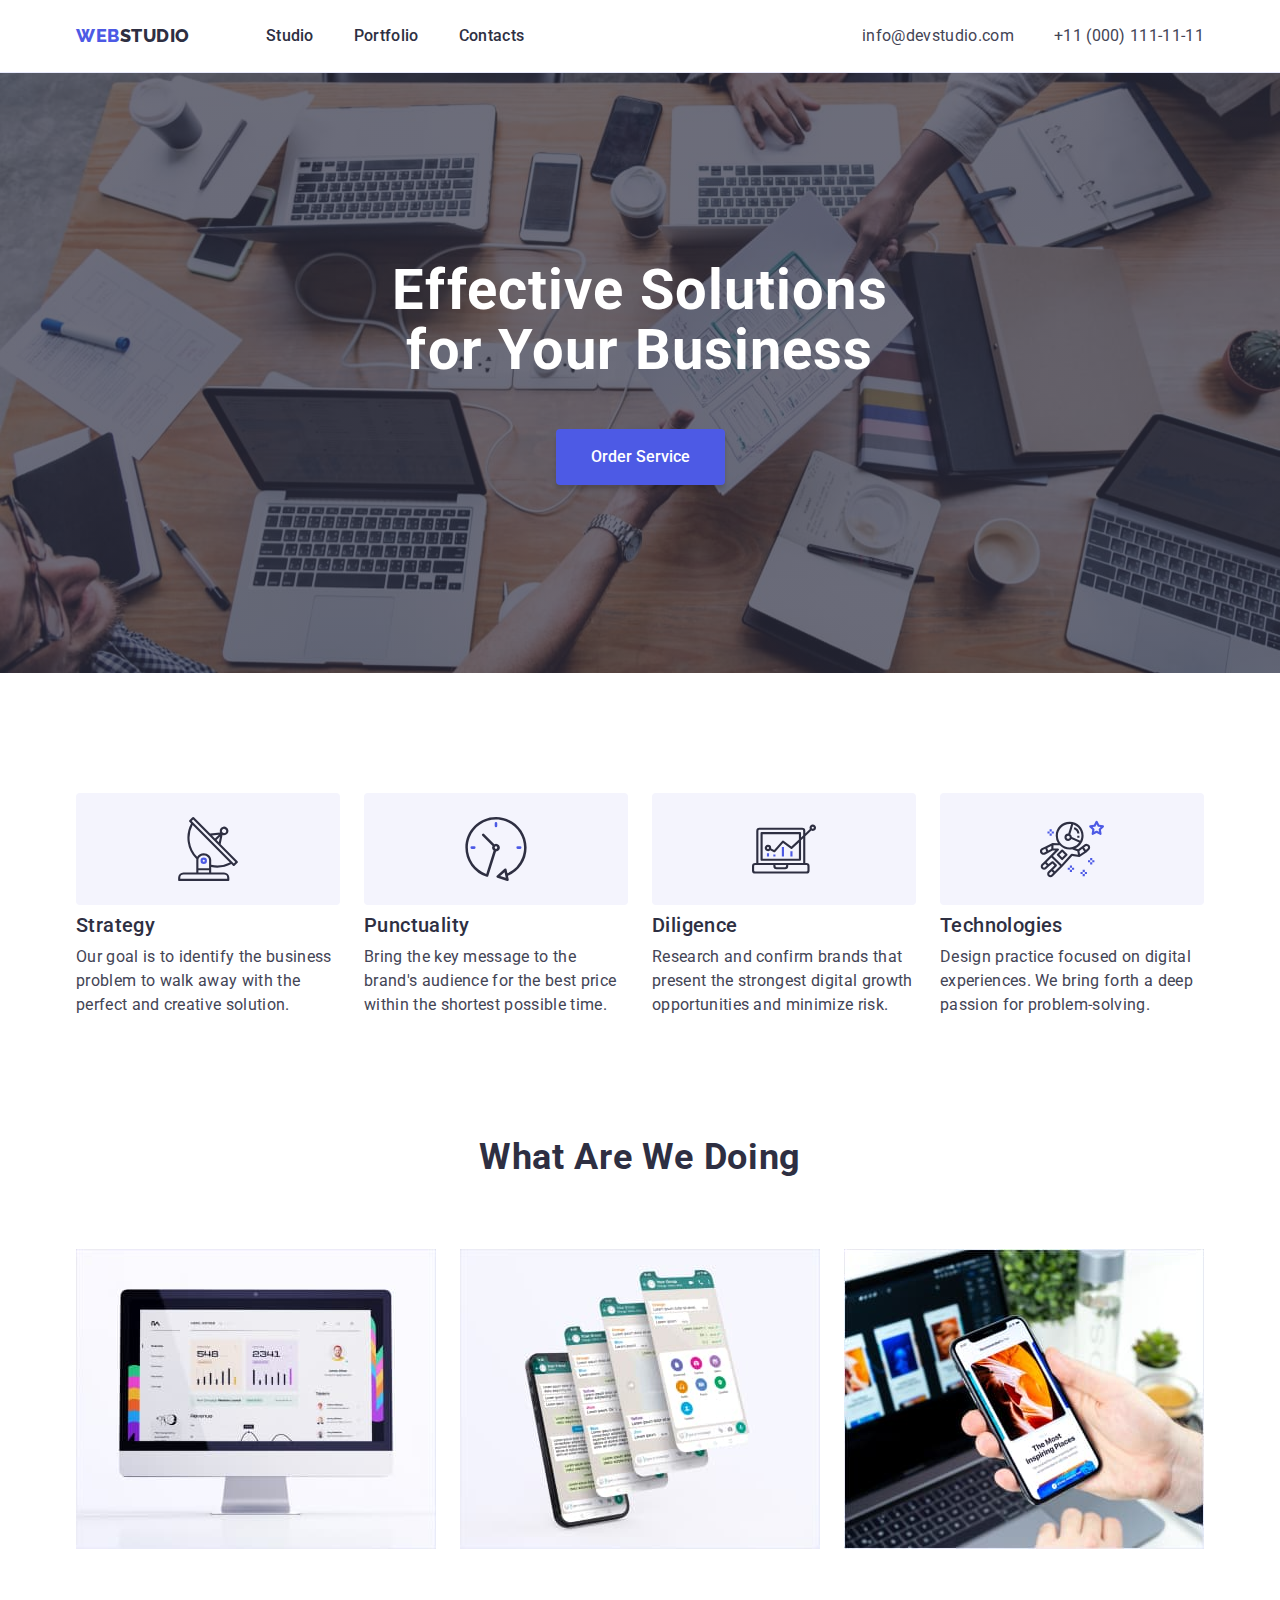
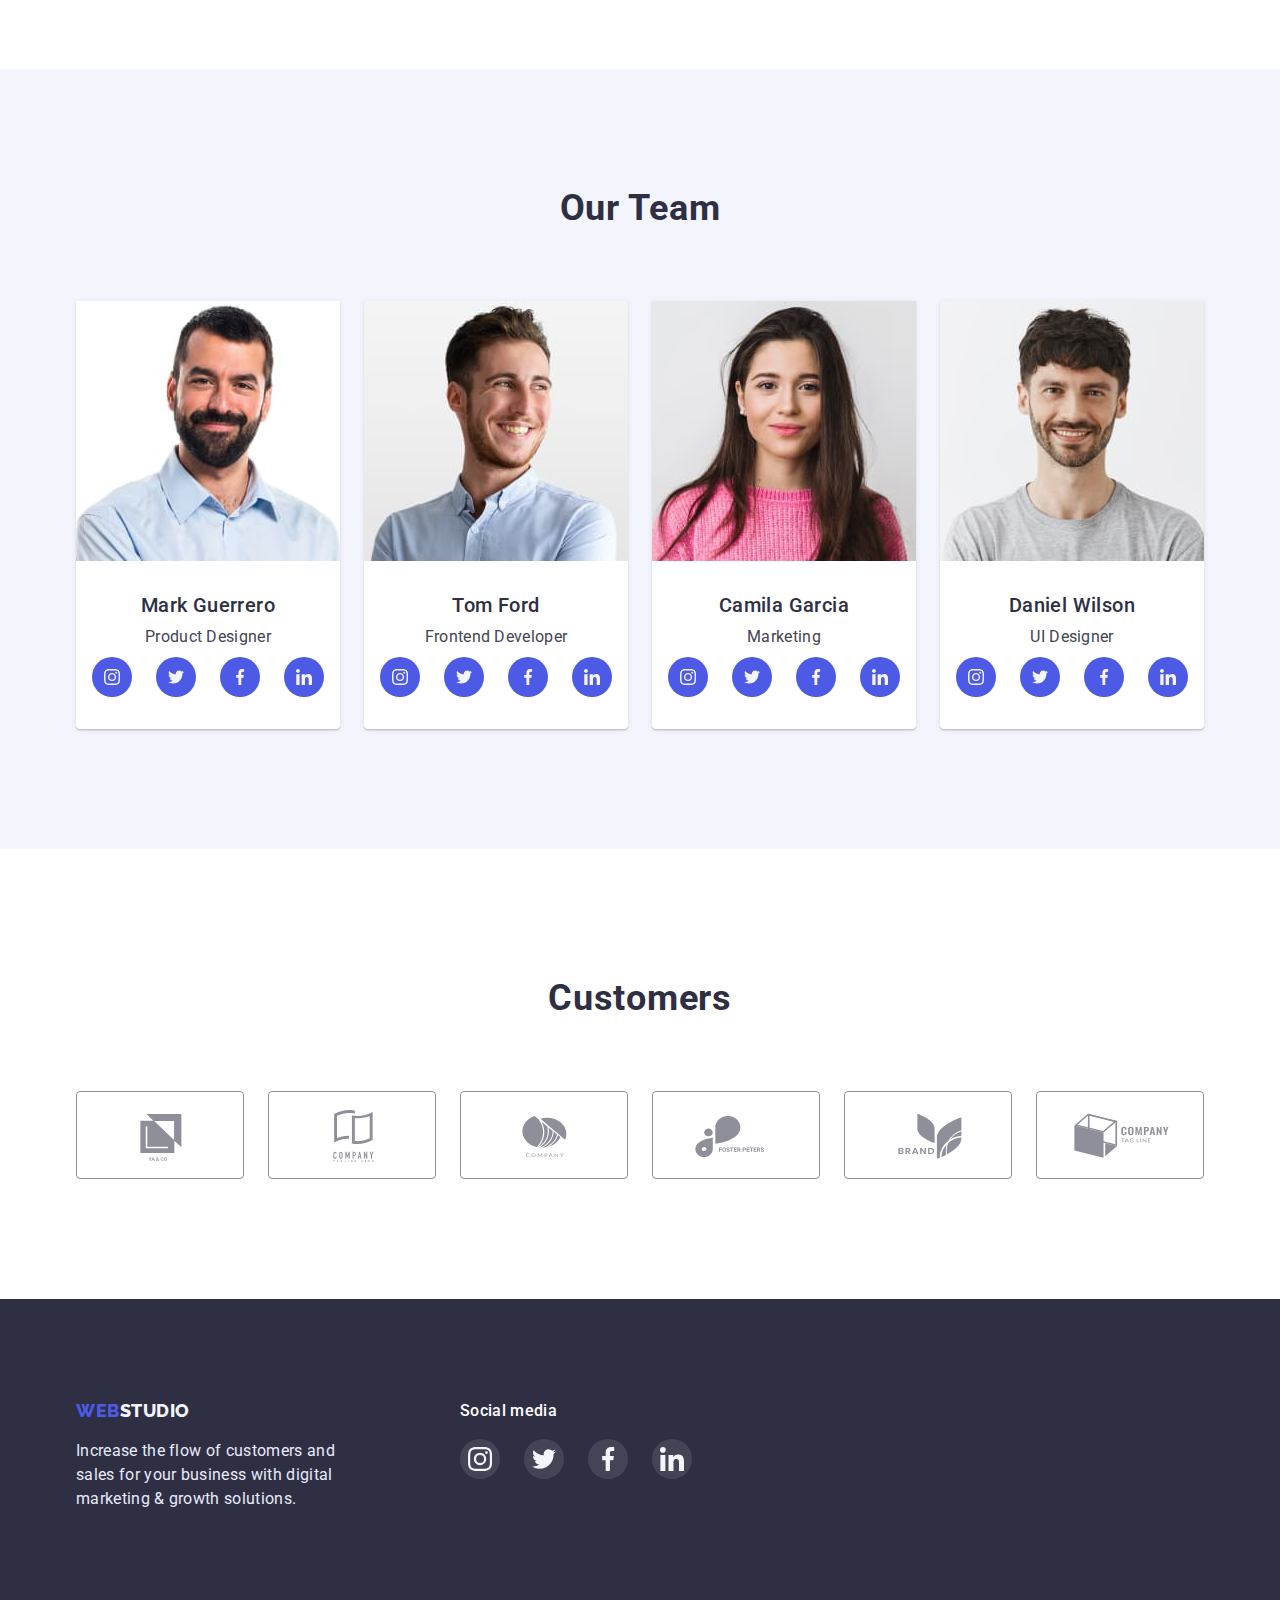
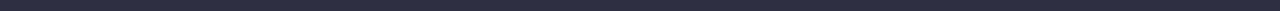
<file: index.html>
<!DOCTYPE html>
<html lang="en">
<head>
    <meta charset="UTF-8">
    <meta http-equiv="X-UA-Compatible" content="IE=edge">
    <meta name="viewport" content="width=device-width, initial-scale=1.0">
    <title>Document</title>
    <link rel="preconnect" href="https://fonts.googleapis.com">
    <link rel="preconnect" href="https://fonts.gstatic.com" crossorigin>
    <link href="https://fonts.googleapis.com/css2?family=Raleway:wght@800&family=Roboto:wght@400;500;700;900&display=swap"
        rel="stylesheet">
    <link rel="stylesheet" href="https://cdn.jsdelivr.net/npm/modern-normalize@1.1.0/modern-normalize.min.css">
    <link rel="stylesheet" href="./css/styles.css">
</head>
<body>
    <!-- Header -->
    <header class="header">
        <div class="container header-container">
            <a class="logo link" href="./index.html">WEB<span class="logo-header">STUDIO</span></a>
            <nav class="nav">
                <ul class="nav-menu list">
                    <li class="nav-menu-item">
                        <a class="nav-menu-link link active" href="./index.html">Studio</a>
                    </li>
                    <li class="nav-menu-item">
                        <a class="nav-menu-link link" href="./portfolio.html">Portfolio</a>
                    </li>
                    <li class="nav-menu-item">
                        <a class="nav-menu-link link" href="./contacts">Contacts</a>
                    </li>
                </ul>
            </nav>
            <ul class="contacts-list list">
                <li class="contacts-list-item">
                    <a class="mail link" href="mailto:info@devstudio.com">info@devstudio.com</a>
                </li>
                <li class="contacts-list-item">
                    <a class="tel link" href="tel:+110001111111">+11 (000) 111-11-11</a>
                </li>
            </ul>
        </div>
    </header>
    <!-- Main Section -->
    <main>
        <!-- Hero Section -->
        <section class="hero section">
            <div class="container">
                <h1 class="hero-title">Effective Solutions for Your Business</h1>
                <button class="btn" type="button">Order Service</button>
            </div>
        </section>
        <!-- Section 1 -->
        <section class="features section">
            <div class="container">
                <h2 class="visually-hidden">section1</h2>
                <ul class="features-list list">
                    <li class="features-list-item">
                        <div class="features-card">
                            <svg class="features-icon" width="64" height="64">
                                <use href="./images/sprite.svg#antenna"></use>
                            </svg>
                        </div>
                        <h3 class="features-subtitle">Strategy</h3>
                        <p class="features-item">Our goal is to identify the business problem to walk away with the perfect and creative solution.</p>
                    </li>
                    <li class="features-list-item">
                        <div class="features-card">
                            <svg class="features-icon" width="64" height="64">
                                <use href="./images/sprite.svg#clock"></use>
                            </svg>
                        </div>
                        <h3 class="features-subtitle">Punctuality</h3>
                        <p class="features-item">Bring the key message to the brand's audience for the best price within the shortest possible time.</p>
                    </li>
                    <li class="features-list-item">
                        <div class="features-card">
                            <svg class="features-icon" width="64" height="64">
                                <use href="./images/sprite.svg#diagram"></use>
                            </svg>
                        </div>
                        <h3 class="features-subtitle">Diligence</h3>
                        <p class="features-item">Research and confirm brands that present the strongest digital growth opportunities and minimize risk.</p>
                    </li>
                    <li class="features-list-item">
                        <div class="features-card">
                            <svg class="features-icon" width="64" height="64">
                                <use href="./images/sprite.svg#astronaut"></use>
                            </svg>
                        </div>
                        <h3 class="features-subtitle">Technologies</h3>
                        <p class="features-item">Design practice focused on digital experiences. We bring forth a deep passion for problem-solving.</p>
                    </li>
                </ul>
            </div>
        </section>
        <!-- Section 2 -->
        <section class="work section">
            <div class="container">
                <h2 class="work-title">what are we doing</h2>
                <ul class="work-list list">
                    <li><img src="./images/card1.jpg" alt="Card1" width="360"></li>
                    <li><img src="./images/card2.jpg" alt="Card2" width="360"></li>
                    <li><img src="./images/card3.jpg" alt="Card3" width="360"></li>
                </ul>
            </div>
        </section>
        <!-- Section 3 -->
        <section class="team section">
            <div class="container">
                <h2 class="team-title">Our Team</h2>
                <ul class="team-list list">
                    <li class="team-card">
                        <img src="./images/photo1.jpg" alt="Photo Mark" width="264">
                        
                        <div class="team-card-text">
                            <h3 class="team-name">Mark Guerrero</h3>
                            <p class="team-item">Product Designer</p>
                            <ul class="social-list list">
                                <li class="social-list-item">
                                    <a href="" class="social-list-link link">
                                        <svg class="social-icon" width="16" height="16">
                                            <use href="./images/sprite.svg#instagram"></use>
                                        </svg>
                                    </a>
                                </li>
                                <li class="social-list-item">
                                    <a href="" class="social-list-link link">
                                        <svg class="social-icon" width="16" height="16">
                                            <use href="./images/sprite.svg#twitter"></use>
                                        </svg>
                                    </a>
                                </li>
                                <li class="social-list-item">
                                    <a href="" class="social-list-link link">
                                        <svg class="social-icon" width="16" height="16">
                                            <use href="./images/sprite.svg#facebook"></use>
                                        </svg>
                                    </a>
                                </li>
                                <li class="social-list-item">
                                    <a href="" class="social-list-link link">
                                        <svg class="social-icon" width="16" height="16">
                                            <use href="./images/sprite.svg#linkedin"></use>
                                        </svg>
                                    </a>
                                </li>
                            </ul>
                        </div>
                    </li>
                    <li class="team-card">
                        <img src="./images/photo2.jpg" alt="Photo Tom" width="264">
                        
                        <div class="team-card-text">
                            <h3 class="team-name">Tom Ford</h3>
                            <p class="team-item">Frontend Developer</p>
                            <ul class="social-list list">
                                <li class="social-list-item">
                                    <a href="" class="social-list-link link">
                                        <svg class="social-icon" width="16" height="16">
                                            <use href="./images/sprite.svg#instagram"></use>
                                        </svg>
                                    </a>
                                </li>
                                <li class="social-list-item">
                                    <a href="" class="social-list-link link">
                                        <svg class="social-icon" width="16" height="16">
                                            <use href="./images/sprite.svg#twitter"></use>
                                        </svg>
                                    </a>
                                </li>
                                <li class="social-list-item">
                                    <a href="" class="social-list-link link">
                                        <svg class="social-icon" width="16" height="16">
                                            <use href="./images/sprite.svg#facebook"></use>
                                        </svg>
                                    </a>
                                </li>
                                <li class="social-list-item">
                                    <a href="" class="social-list-link link">
                                        <svg class="social-icon" width="16" height="16">
                                            <use href="./images/sprite.svg#linkedin"></use>
                                        </svg>
                                    </a>
                                </li>
                            </ul>
                        </div>
                    </li>
                    <li class="team-card">
                        <img src="./images/photo3.jpg" alt="Photo Camila" width="264">
                        
                        <div class="team-card-text">
                            <h3 class="team-name">Camila Garcia</h3>
                            <p class="team-item">Marketing</p>
                            <ul class="social-list list">
                                <li class="social-list-item">
                                    <a href="" class="social-list-link link">
                                        <svg class="social-icon" width="16" height="16">
                                            <use href="./images/sprite.svg#instagram"></use>
                                        </svg>
                                    </a>
                                </li>
                                <li class="social-list-item">
                                    <a href="" class="social-list-link link">
                                        <svg class="social-icon" width="16" height="16">
                                            <use href="./images/sprite.svg#twitter"></use>
                                        </svg>
                                    </a>
                                </li>
                                <li class="social-list-item">
                                    <a href="" class="social-list-link link">
                                        <svg class="social-icon" width="16" height="16">
                                            <use href="./images/sprite.svg#facebook"></use>
                                        </svg>
                                    </a>
                                </li>
                                <li class="social-list-item">
                                    <a href="" class="social-list-link link">
                                        <svg class="social-icon" width="16" height="16">
                                            <use href="./images/sprite.svg#linkedin"></use>
                                        </svg>
                                    </a>
                                </li>
                            </ul>
                        </div>
                    </li>
                    <li class="team-card">
                        <img src="./images/photo4.jpg" alt="Photo Daniel" width="264">
                        
                        <div class="team-card-text">
                            <h3 class="team-name">Daniel Wilson</h3>
                            <p class="team-item">UI Designer</p>
                            <ul class="social-list list">
                                <li class="social-list-item">
                                    <a href="" class="social-list-link link">
                                        <svg class="social-icon" width="16" height="16">
                                            <use href="./images/sprite.svg#instagram"></use>
                                        </svg>
                                    </a>
                                </li>
                                <li class="social-list-item">
                                    <a href="" class="social-list-link link">
                                        <svg class="social-icon" width="16" height="16">
                                            <use href="./images/sprite.svg#twitter"></use>
                                        </svg>
                                    </a>
                                </li>
                                <li class="social-list-item">
                                    <a href="" class="social-list-link link">
                                        <svg class="social-icon" width="16" height="16">
                                            <use href="./images/sprite.svg#facebook"></use>
                                        </svg>
                                    </a>
                                </li>
                                <li class="social-list-item">
                                    <a href="" class="social-list-link link">
                                        <svg class="social-icon" width="16" height="16">
                                            <use href="./images/sprite.svg#linkedin"></use>
                                        </svg>
                                    </a>
                                </li>
                            </ul>
                        </div>
                    </li>
                </ul>
            </div>
        </section>
        <!-- Section 4 -->
        <section class="customers section">
            <div class="container">
                <h2 class="customers-title">Customers</h2>
                <ul class="customers-list list">
                    <li class="client-card">
                        <a class="client-link link" href="">
                            <svg class="client-icon" width="104" height="56">
                                <use href="./images/sprite.svg#Logo"></use>
                            </svg>
                        </a>
                    </li>
                    <li class="client-card">
                        <a class="client-link link" href="">
                            <svg class="client-icon" width="104" height="56">
                                <use href="./images/sprite.svg#Logo-1"></use>
                            </svg>
                        </a>
                    </li>
                    <li class="client-card">
                        <a class="client-link link" href="">
                            <svg class="client-icon" width="104" height="56">
                                <use href="./images/sprite.svg#Logo-2"></use>
                            </svg>
                        </a>
                    </li>
                    <li class="client-card">
                        <a class="client-link link" href="">
                            <svg class="client-icon" width="104" height="56">
                                <use href="./images/sprite.svg#Logo-3"></use>
                            </svg>
                        </a>
                    </li>
                    <li class="client-card">
                        <a class="client-link link" href="">
                            <svg class="client-icon" width="104" height="56">
                                <use href="./images/sprite.svg#Logo-4"></use>
                            </svg>
                        </a>
                    </li>
                    <li class="client-card">
                        <a class="client-link link" href="">
                            <svg class="client-icon" width="104" height="56">
                                <use href="./images/sprite.svg#Logo-5"></use>
                            </svg>
                        </a>
                    </li>
                </ul>
            </div>
        </section>       
    </main>
    <!-- Footer -->
    <footer class="footer">
        <div class="container">
            <ul class="footer-list list">
                <li class="footer-list-item list">
                    <a class="logo link" href="./index.html">WEB<span class="logo-footer">STUDIO</span></a>
                    <p class="footer-txt">Increase the flow of customers and sales for your business with digital marketing & growth solutions.</p>
                </li>
                <li class="footer-list-item">
                    <b class="social-title">Social media</b>
                    <ul class="social-list list">
                        <li class="social-list-item list">
                            <a href="" class="social-list-link link">
                                <svg class="social-icon" width="24" height="24">
                                    <use href="./images/sprite.svg#instagram"></use>
                                </svg>
                            </a>
                        </li>
                        <li class="social-list-item list">
                            <a href="" class="social-list-link link">
                                <svg class="social-icon" width="24" height="24">
                                    <use href="./images/sprite.svg#twitter"></use>
                                </svg>
                            </a>
                        </li>
                        <li class="social-list-item list">
                            <a href="" class="social-list-link link">
                                <svg class="social-icon" width="24" height="24">
                                    <use href="./images/sprite.svg#facebook"></use>
                                </svg>
                            </a>
                        </li>
                        <li class="social-list-item list">
                            <a href="" class="social-list-link link">
                                <svg class="social-icon" width="24" height="24">
                                    <use href="./images/sprite.svg#linkedin"></use>
                                </svg>
                            </a>
                        </li>
                    </ul>
                </li>
            </ul>
        </div>
    </footer>
</body>
</html>
</file>
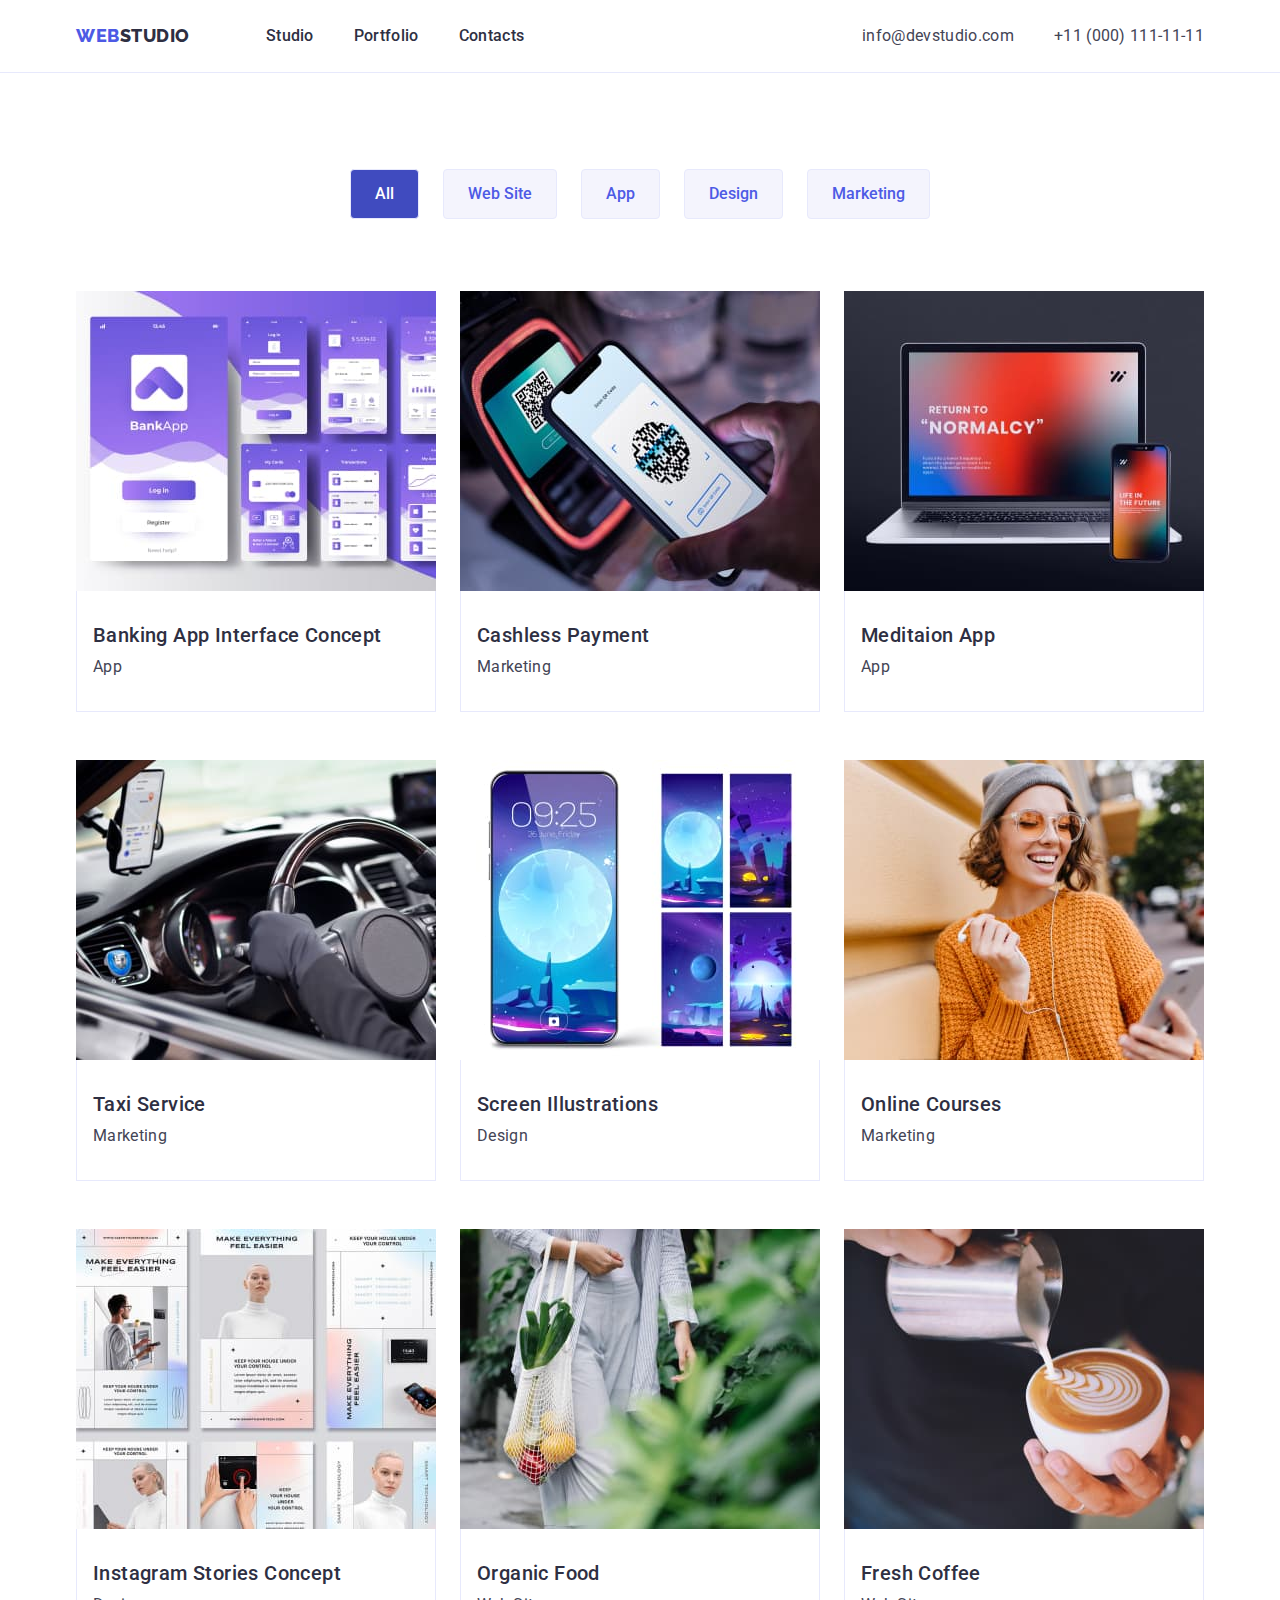
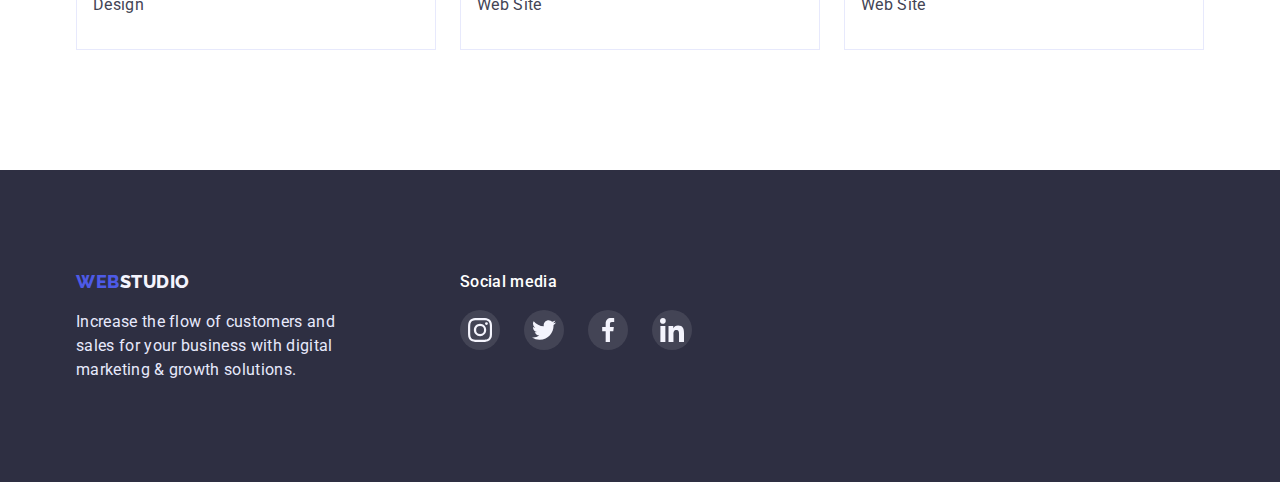
<file: portfolio.html>
<!DOCTYPE html>
<html lang="en">

<head>
    <meta charset="UTF-8">
    <meta http-equiv="X-UA-Compatible" content="IE=edge">
    <meta name="viewport" content="width=device-width, initial-scale=1.0">
    <title>Document</title>
    <link rel="preconnect" href="https://fonts.googleapis.com">
    <link rel="preconnect" href="https://fonts.gstatic.com" crossorigin>
    <link
        href="https://fonts.googleapis.com/css2?family=Raleway:wght@800&family=Roboto:wght@400;500;700;900&display=swap"
        rel="stylesheet">
    <link rel="stylesheet" href="https://cdn.jsdelivr.net/npm/modern-normalize@1.1.0/modern-normalize.min.css">
    <link rel="stylesheet" href="./css/styles.css">
</head>

<body>
    <!-- Header -->
    <header class="header">
        <div class="container header-container">
            <a class="logo link" href="./index.html">WEB<span class="logo-header">STUDIO</span></a>
            <nav class="nav">
                <ul class="nav-menu list">
                    <li class="nav-menu-item">
                        <a class="nav-menu-link link" href="./index.html">Studio</a>
                    </li>
                    <li class="nav-menu-item">
                        <a class="nav-menu-link link  active" href="./portfolio.html">Portfolio</a>
                    </li>
                    <li class="nav-menu-item">
                        <a class="nav-menu-link link" href="./contacts">Contacts</a>
                    </li>
                </ul>
            </nav>
            <ul class="contacts-list list">
                <li class="contacts-list-item">
                    <a class="mail link" href="mailto:info@devstudio.com">info@devstudio.com</a>
                </li>
                <li class="contacts-list-item">
                    <a class="tel link" href="tel:+110001111111">+11 (000) 111-11-11</a>
                </li>
            </ul>
        </div>
    </header>
    <!-- Projects -->
    <main>
        <section class="projects section">
            <div class="container">
                <h1 class="visually-hidden">Portfolio</h1>
                    <!-- Filters -->
                <ul class="filters list">
                    <li class="filters-list"><button class="filters-btn active" type="button">All</button></li>
                    <li class="filters-list"><button class="filters-btn" type="button">Web Site</button></li>
                    <li class="filters-list"><button class="filters-btn" type="button">App</button></li>
                    <li class="filters-list"><button class="filters-btn" type="button">Design</button></li>
                    <li class="filters-list"><button class="filters-btn" type="button">Marketing</button></li>
                </ul>
                    <!-- Cards -->
                <ul class="project-cards list">
                    <li class="card">
                        <a href="" class="card-link link">
                            <img src="./images/img1.jpg" alt="card1">
                            <div class="card-content">
                                <h2 class="card-title">Banking App Interface Concept</h2>
                                <p class="card-text">App</p>
                            </div>
                        </a>
                    </li>
                    <li class="card">
                        <a href="" class="card-link link">
                            <img src="./images/img2.jpg" alt="card2">
                            <div class="card-content">
                                <h2 class="card-title">Cashless Payment</h2>
                                <p class="card-text">Marketing</p>
                            </div>
                        </a>
                    </li>
                    <li class="card">
                        <a href="" class="card-link link">
                            <img src="./images/img3.jpg" alt="card3">
                            <div class="card-content">
                                <h2 class="card-title">Meditaion App</h2>
                                <p class="card-text">App</p>
                            </div>
                        </a>
                    </li>
                    <li class="card">
                        <a href="" class="card-link link">
                            <img src="./images/img4.jpg" alt="card4">
                            <div class="card-content">
                                <h2 class="card-title">Taxi Service</h2>
                                <p class="card-text">Marketing</p>
                            </div>
                        </a>
                    </li>
                    <li class="card">
                        <a href="" class="card-link link">
                            <img src="./images/img5.jpg" alt="card5">
                            <div class="card-content">
                                <h2 class="card-title">Screen Illustrations</h2>
                                <p class="card-text">Design</p>
                            </div>
                        </a>
                    </li>
                    <li class="card">
                        <a href="" class="card-link link">
                            <img src="./images/img6.jpg" alt="card6">
                            <div class="card-content">
                                <h2 class="card-title">Online Courses</h2>
                                <p class="card-text">Marketing</p>
                            </div>
                        </a>
                    </li>
                    <li class="card">
                        <a href="" class="card-link link">
                            <img src="./images/img7.jpg" alt="card7">
                            <div class="card-content">
                                <h2 class="card-title">Instagram Stories Concept</h2>
                                <p class="card-text">Design</p>
                            </div>
                        </a>
                    </li>
                    <li class="card">
                        <a href="" class="card-link link">
                            <img src="./images/img8.jpg" alt="card8">
                            <div class="card-content">
                                <h2 class="card-title">Organic Food</h2>
                                <p class="card-text">Web Site</p>
                            </div>
                        </a>
                    </li>
                    <li class="card">
                        <a href="" class="card-link link">
                            <img src="./images/img9.jpg" alt="card9">
                            <div class="card-content">
                                <h2 class="card-title">Fresh Coffee</h2>
                                <p class="card-text">Web Site</p>
                            </div>
                        </a>
                    </li>
                </ul>
            </div>
        </section>
    </main>
    <!-- Footer -->
    <footer class="footer">
        <div class="container">
            <ul class="footer-list list">
                <li class="footer-list-item list">
                    <a class="logo link" href="./index.html">WEB<span class="logo-footer">STUDIO</span></a>
                    <p class="footer-txt">Increase the flow of customers and sales for your business with digital marketing & growth solutions.</p>
                </li>
                <li class="footer-list-item">
                    <b class="social-title">Social media</b>
                    <ul class="social-list list">
                        <li class="social-list-item list">
                            <a href="" class="social-list-link link">
                                <svg class="social-icon" width="24" height="24">
                                    <use href="./images/sprite.svg#instagram"></use>
                                </svg>
                            </a>
                        </li>
                        <li class="social-list-item list">
                            <a href="" class="social-list-link link">
                                <svg class="social-icon" width="24" height="24">
                                    <use href="./images/sprite.svg#twitter"></use>
                                </svg>
                            </a>
                        </li>
                        <li class="social-list-item list">
                            <a href="" class="social-list-link link">
                                <svg class="social-icon" width="24" height="24">
                                    <use href="./images/sprite.svg#facebook"></use>
                                </svg>
                            </a>
                        </li>
                        <li class="social-list-item list">
                            <a href="" class="social-list-link link">
                                <svg class="social-icon" width="24" height="24">
                                    <use href="./images/sprite.svg#linkedin"></use>
                                </svg>
                            </a>
                        </li>
                    </ul>
                </li>
            </ul>
        </div>
    </footer>
</body>

</html>
</file>
<file: css/styles.css>
:root {
    /* ============FONTS================== */
    --primary-font: 'Roboto', sans-serif;
    --secondary-font: 'Raleway', sans-serif;
    /* =============TXT================== */
    --primary-text-color: #2E2F42;
    --secondary-text-color: #434455;
    --cornflower-text-color: #E7E9FC;
    --light-text-color: #F4F4FD;
    /* ==============BG================== */
    --dark-bg-color: #2E2F42;
    --light-bg-color: #F4F4FD;
    --cornflower-bg-color: #E7E9FC;
    /* ============OTHER================= */
    --accent-color: #4D5AE5;
    --white-color: #FFFFFF;
    --active-color: #404BBF;
    --icon-color: #8E8F99;
    --social-color: #31D0AA;
}

/* =================RESET=================== */

body {
    font-family: var(--primary-font);
    color: var(--secondary-text-color);
}

.list {
    list-style: none;
}

.link {
    text-decoration: none;
}

h1,
h2,
h3,
p {
    margin-top: 0;
    margin-bottom: 0; 
}

ul {
    margin-top: 0;
    margin-bottom: 0;
    padding-left: 0;
}

img {
    display: block;
    max-width: 100%;
    height: auto;
}

/* =================/RESET===================== */

/* ==================COMPONENTS================ */

.visually-hidden {
    position: absolute;
    width: 1px;
    height: 1px;
    margin: -1px;
    border: 0;
    padding: 0;

    white-space: nowrap;
    clip-path: inset(100%);
    clip: rect(0 0 0 0);
    overflow: hidden;
}

.container {
    width: 1158px;
    margin-left: auto;
    margin-right: auto;
    padding-left: 15px;
    padding-right: 15px;
}

.active:visited {
    color: var(--active-color);
}

.hero,
.footer {
    background-color: var(--dark-bg-color)
}

.section {
    padding-top: 120px;
    padding-bottom: 120px;
}

/* ==================/COMPONENTS================ */


/* ==================HEADER==================== */

.header {
    max-width: 1440px;
    margin-left: auto;
    margin-right: auto;
    /* padding-top: 24px;
    padding-bottom: 24px; */
    border-bottom: 1px solid var(--cornflower-bg-color);
}

.header-container,
.nav-menu,
.contacts-list {
    display: flex;
    align-items: center;
}

.nav-menu-item + .nav-menu-item {
    margin-left: 40px;
}

.contacts-list {
    margin-left: auto;
}

.contacts-list-item:not(:last-child) {
    margin-right: 40px;
}

.logo {
    padding-top: 24px;
    padding-bottom: 24px;
    margin-right: 76px;

    font-family: var(--secondary-font);
    font-weight: 800;
    font-size: 18px;
    line-height: 1.33;
    display: flex;
    align-items: center;
    letter-spacing: 0.03em;
    text-transform: uppercase;
    color: var(--accent-color);
}

.logo-header {
    color: var(--primary-text-color);
}

.nav-menu-link {
    padding-top: 24px;
    padding-bottom: 24px;

    font-weight: 500;
    font-size: 16px;
    line-height: 1.5;
    letter-spacing: 0.02em;
    color: var(--primary-text-color);
}

.nav-menu-link:hover,
.nav-menu-link:focus {
color: var(--active-color);
}

.mail,
.tel {
    padding-top: 24px;
    padding-bottom: 24px;

    font-size: 16px;
    line-height: 1.5;
    letter-spacing: 0.02em;
    color: var(--secondary-text-color);
}

/* ==================/HEADER==================== */

/* ==================HERO==================== */
.hero {
    padding-top: 188px;
    padding-bottom: 188px;
    text-align: center;
    margin-left: auto;
    margin-right: auto;

    max-width: 1440px;
    background-color: var(--dark-bg-color);
    background-image: linear-gradient(
        to right,
        rgba(46, 47, 66, 0.7),
        rgba(46, 47, 66, 0.7)),
        url(../images/bg.jpg);
    background-size: cover;
}

.hero-title {
    width: 496px;
    margin-left: auto;
    margin-right: auto;
    margin-bottom: 48px;

    font-weight: 700;
    font-size: 56px;
    line-height: 1.07;
    text-align: center;
    letter-spacing: 0.02em;
    color: var(--white-color)
}

.btn {
    min-width: 169px;
    padding-top: 16px;
    padding-bottom: 16px;
    padding-left: 32px;
    padding-right: 32px;
    border: none;

    font-weight: 500;
    font-size: 16px;
    line-height: 1.5;
    color: var(--white-color);
    background: var(--accent-color);
    box-shadow: 0px 4px 4px rgba(0, 0, 0, 0.15);
    border-radius: 4px;
    cursor: pointer;
}

/* ==================/HERO==================== */

/* ==================FEATURES==================== */

.features-list {
    display: flex;
    align-items: center;
    flex-wrap: wrap;
    gap: 24px;
    flex-basis: calc((100% - 72px) / 4);
}

.features-subtitle {
    margin-bottom: 8px;
    
    font-weight: 500;
    font-size: 20px;
    line-height: 1.2;
    letter-spacing: 0.02em;
    color: var(--primary-text-color)
}

.features-item {
    font-size: 16px;
    line-height: 1.5;
    letter-spacing: 0.02em;
}

.features-list-item {
    width: 264px;
}

.features-card {
    display: flex;
    justify-content: center;
    align-items: center;
    width: 264px;
    height: 112px;
    margin-bottom: 8px;
    background: var(--light-bg-color);
    border-radius: 4px;
}

.features-icon {

}
/* ==================/FEATURES==================== */

/* ==================WORK==================== */

.work {
    padding-top: 0;
}

.work-title {
    margin-bottom: 72px;

    font-weight: 700;
    font-size: 36px;
    line-height: 40px;
    text-align: center;
    letter-spacing: 0.02em;
    text-transform: capitalize;
    color: var(--primary-text-color);
}

.work-list {
    display: flex;
    align-items: center;
    flex-wrap: wrap;
    gap: 24px;
    flex-basis: calc((100% - 48px) / 3);
}

/* ==================/WORK==================== */

/* ==================TEAM==================== */

.team {
    max-width: 1440px;
    margin-left: auto;
    margin-right: auto;
    background-color: var(--light-bg-color);
}

.team-list {
    display: flex;
    align-items: center;
    flex-wrap: wrap;
    gap: 24px;
    flex-basis: calc((100% - 72px) / 4);
}

.team-title {
    margin-bottom: 72px;

    font-weight: 700;
    font-size: 36px;
    line-height: 1.11;
    text-align: center;
    letter-spacing: 0.02em;
    text-transform: capitalize;
    color: var(--primary-text-color);
}

.team-name {
    margin-bottom: 8px;

    font-weight: 500;
    font-size: 20px;
    line-height: 1.2;
    text-align: center;
    letter-spacing: 0.02em;
    color: var(--primary-text-color);
}

.team-item {
    margin-bottom: 8px;
    font-size: 16px;
    line-height: 1.5;
    text-align: center;
    letter-spacing: 0.02em;
}

.team-card {
    background: var(--white-color);
    box-shadow: 0px 1px 6px rgba(46, 47, 66, 0.08), 0px 1px 1px rgba(46, 47, 66, 0.16), 0px 2px 1px rgba(46, 47, 66, 0.08);
    border-radius: 0px 0px 4px 4px;
}

.team-card-text {
    padding-top: 32px;
    padding-bottom: 32px;
    padding-left: 16px;
    padding-right: 16px;
}

.social-list {
    display: flex;
    justify-content: center;
    align-items: center;
    gap: 24px;
}

.social-list-link {
    display: flex;
    justify-content: center;
    align-items: center;
    width: 40px;
    height: 40px;
    border-radius: 50%;
    background: var(--accent-color)
}

.social-list-link:hover,
.social-list-link:focus {
    background-color: var(--active-color);
}

.social-icon {
    fill: var(--light-text-color);
}

/* ==================/TEAM==================== */

/* ===================CUSTOMERS================ */

.customers {
    padding-top: 130px;
}

.customers-title {
    margin-bottom: 72px;

    font-weight: 700;
    font-size: 36px;
    line-height: 1.11;
    text-align: center;
    letter-spacing: 0.02em;
    text-transform: capitalize;
    color: var(--primary-text-color);
}

.customers-list {
    display: flex;
    align-items: center;
    gap: 24px;
}

.client-card {
    width: 168px;
    height: 88px;
    border: 1px solid var(--icon-color);
    border-radius: 4px;
}

.client-card:hover,
.client-card:focus {
    border: 1px solid var(--active-color);
}

.client-link {
    display: flex;
    justify-content: center;
    align-items: center;
    width: 100%;
    height: 100%;
}

.client-link:hover > .client-icon,
.client-link:focus > .client-icon {
    fill: var(--active-color);
}


.client-icon {
    fill: var(--icon-color);
}


/* ===================/CUSTOMERS================ */

/* ===================PROJECTS================ */

.projects {
    padding-top: 96px;
}

.filters {
    display: flex;
    align-items: center;
    justify-content: center;
    margin-bottom: 72px;
    gap: 24px;
}


.filters-btn {
    padding-top: 12px;
    padding-bottom: 12px;
    padding-left: 24px;
    padding-right: 24px;

    font-family: inherit;
    font-weight: 500;
    font-size: 16px;
    line-height: 1.5;
    color: var(--accent-color);
    background: var(--light-bg-color);
    border: 1px solid var(--cornflower-bg-color);
    border-radius: 4px;
    cursor: pointer;
}

.filters-btn:hover,
.filters-btn:focus {
    color: var(--white-color);
    background: var(--active-color);
    box-shadow: 0px 3px 1px rgba(0, 0, 0, 0.1), 0px 2px 1px rgba(0, 0, 0, 0.08), 0px 2px 2px rgba(0, 0, 0, 0.12);
    border-radius: 4px;
}

.filters-list .active {
    color: var(--white-color);
    background-color: var(--active-color);
}

.card {
    background: var(--white-color);
}

.card:hover,
.card:focus {
    box-shadow: 0px 1px 6px rgba(46, 47, 66, 0.08), 0px 1px 1px
     rgba(46, 47, 66, 0.16), 0px 2px 1px rgba(46, 47, 66, 0.08);
}

.card-title {
    margin-bottom: 8px;

    font-weight: 500;
    font-size: 20px;
    line-height: 1.2;
    letter-spacing: 0.02em;
    color: var(--primary-text-color);
}

.card-text {
    font-size: 16px;
    line-height: 1.5;
    letter-spacing: 0.02em;
    color: var(--secondary-text-color);
}

.project-cards {
    display: flex;
    align-items: center;
    flex-wrap: wrap;
    gap: 48px 24px;
    flex-basis: calc((100% - 48px) / 3);
}

.card-content {
    padding-top: 32px;
    padding-bottom: 32px;
    padding-left: 16px;
    border: 1px solid var(--cornflower-bg-color);
    border-top: none;
}

/* ==================/PROJECTS================ */

/* ==================FOOTER==================== */

.footer {
    padding-top: 100px;
    padding-bottom: 100px;
    max-width: 1440px;
    margin-left: auto;
    margin-right: auto;
}

.footer .logo {
    padding-top: 0;
    padding-bottom: 0;
    margin-bottom: 16px;
    margin-right: 0;
}

.logo-footer {
    color: var(--light-text-color);
}

.footer-txt {
width: 264px;

font-size: 16px;
line-height: 1.5;
letter-spacing: 0.02em;
color: var(--cornflower-text-color);
}

.footer-list {
    display: flex;
    gap: 120px;
}

.social-title {
    display: block;
    margin-bottom: 16px;

    font-weight: 500;
    font-size: 16px;
    line-height: 1.5;
    letter-spacing: 0.02em;
    color: var(--white-color);
}

.footer .social-list-link {
    background: rgba(255, 255, 255, 0.1);
}

.footer .social-list-link:hover,
.footer .social-list-link:focus {
    background-color: var(--social-color);
}




/* ==================/FOOTER==================== */
</file>
